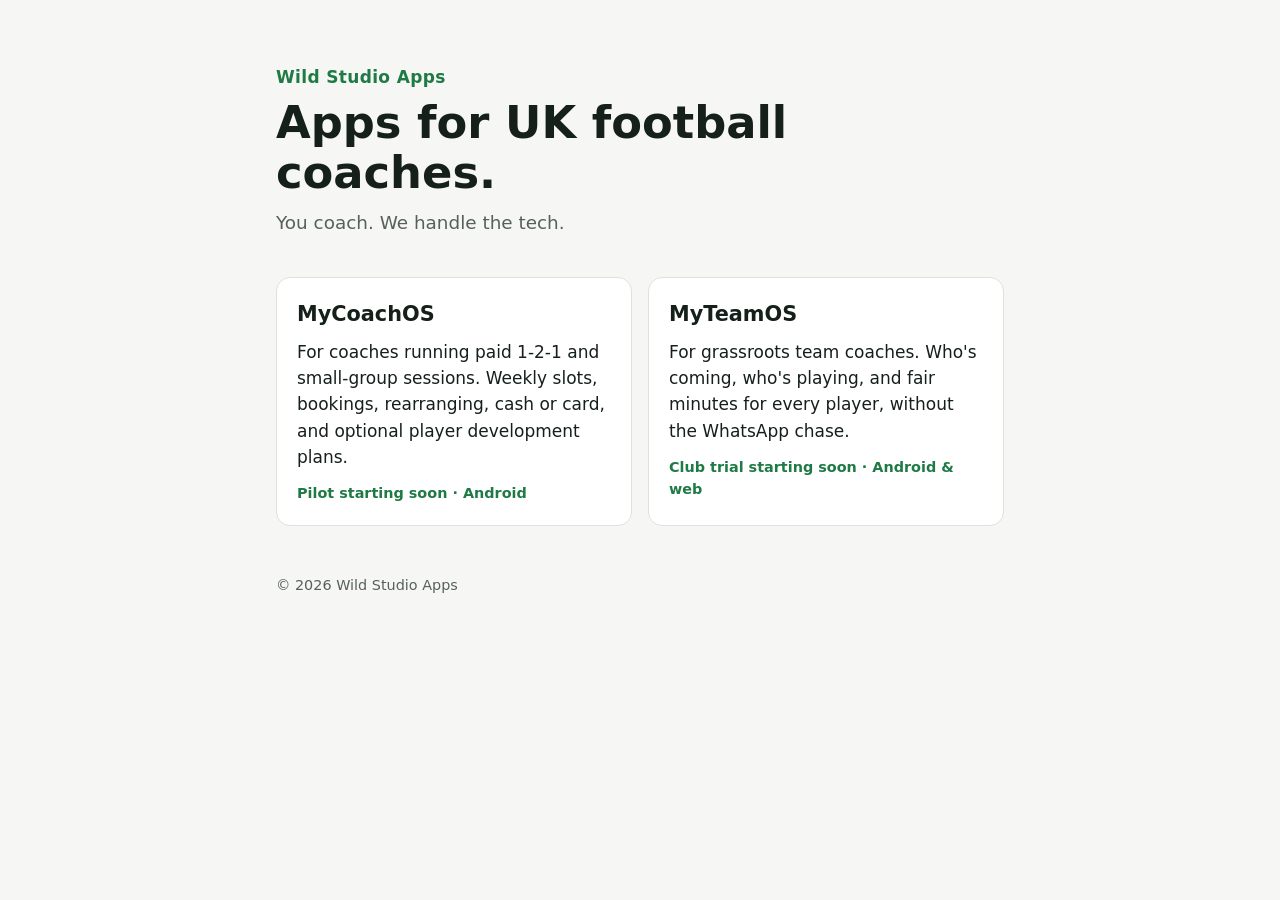
<file: index.html>
<!doctype html>
<html lang="en-GB">
<head>
  <meta charset="utf-8">
  <meta name="viewport" content="width=device-width, initial-scale=1">
  <title>Wild Studio Apps</title>
  <meta name="description" content="Wild Studio Apps builds simple apps for UK football coaches: MyCoachOS for paid 1-2-1 coaching and MyTeamOS for grassroots teams.">
  <link rel="stylesheet" href="/assets/site.css">
</head>
<body>
  <main>
    <header>
      <p class="eyebrow">Wild Studio Apps</p>
      <h1>Apps for UK football coaches.</h1>
      <p class="lede">You coach. We handle the tech.</p>
    </header>

    <section class="apps">
      <article>
        <h2>MyCoachOS</h2>
        <p>For coaches running paid 1-2-1 and small-group sessions. Weekly slots, bookings, rearranging, cash or card, and optional player development plans.</p>
        <p class="status">Pilot starting soon · Android</p>
      </article>
      <article>
        <h2>MyTeamOS</h2>
        <p>For grassroots team coaches. Who's coming, who's playing, and fair minutes for every player, without the WhatsApp chase.</p>
        <p class="status">Club trial starting soon · Android &amp; web</p>
      </article>
    </section>

    <footer>
      <p>&copy; 2026 Wild Studio Apps</p>
    </footer>
  </main>
</body>
</html>
</file>
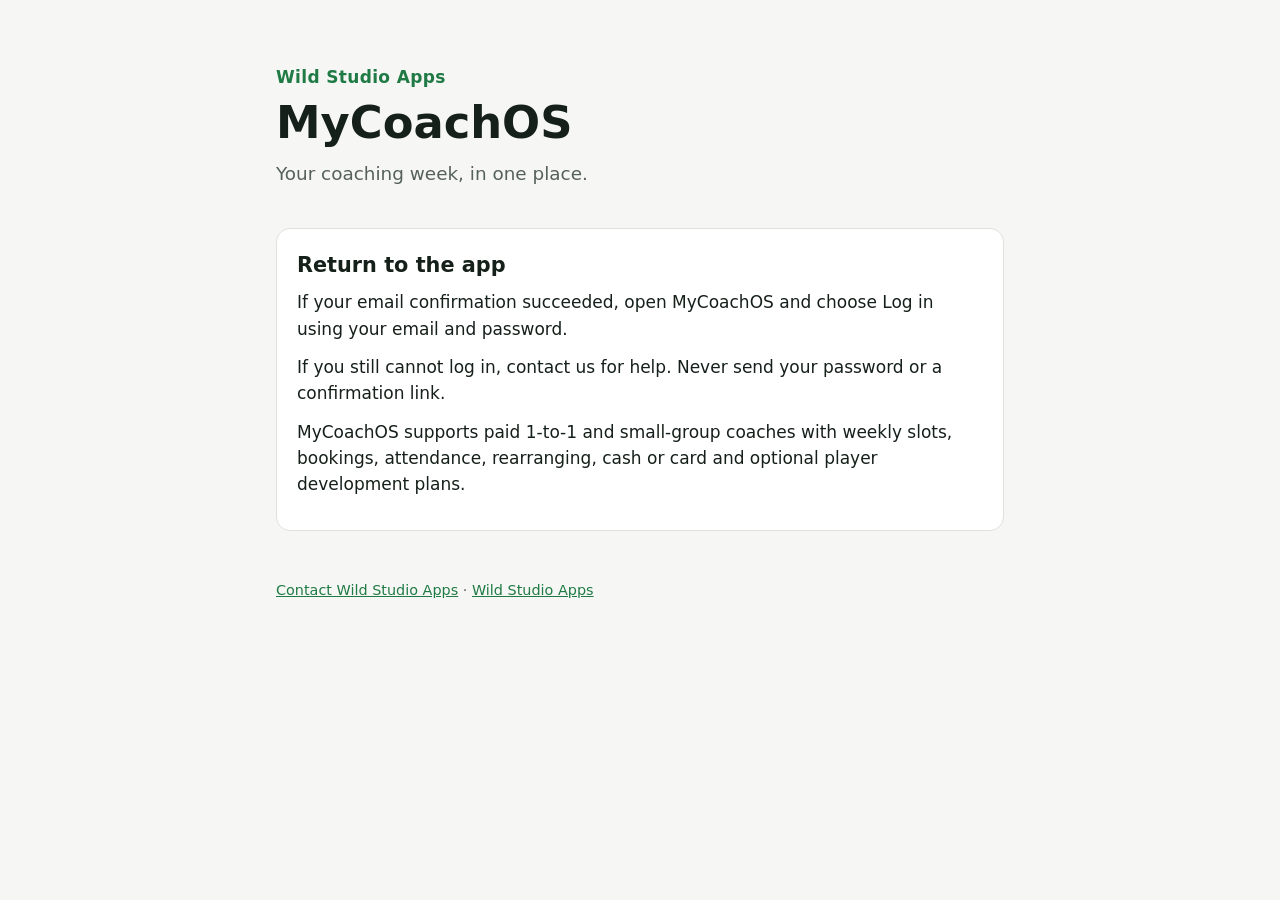
<file: mycoachos/index.html>
<!doctype html>
<html lang="en-GB">
<head><meta charset="utf-8"><meta name="viewport" content="width=device-width, initial-scale=1"><title>MyCoachOS · Wild Studio Apps</title><link rel="stylesheet" href="/assets/site.css"></head>
<body><main><p class="eyebrow">Wild Studio Apps</p><h1>MyCoachOS</h1><p class="lede">Your coaching week, in one place.</p><article><h2>Return to the app</h2><p>If your email confirmation succeeded, open MyCoachOS and choose Log in using your email and password.</p><p>If you still cannot log in, contact us for help. Never send your password or a confirmation link.</p><p>MyCoachOS supports paid 1-to-1 and small-group coaches with weekly slots, bookings, attendance, rearranging, cash or card and optional player development plans.</p></article><footer><a href="mailto:wildstudiodev@gmail.com">Contact Wild Studio Apps</a> · <a href="/">Wild Studio Apps</a></footer></main></body>
</html>
</file>
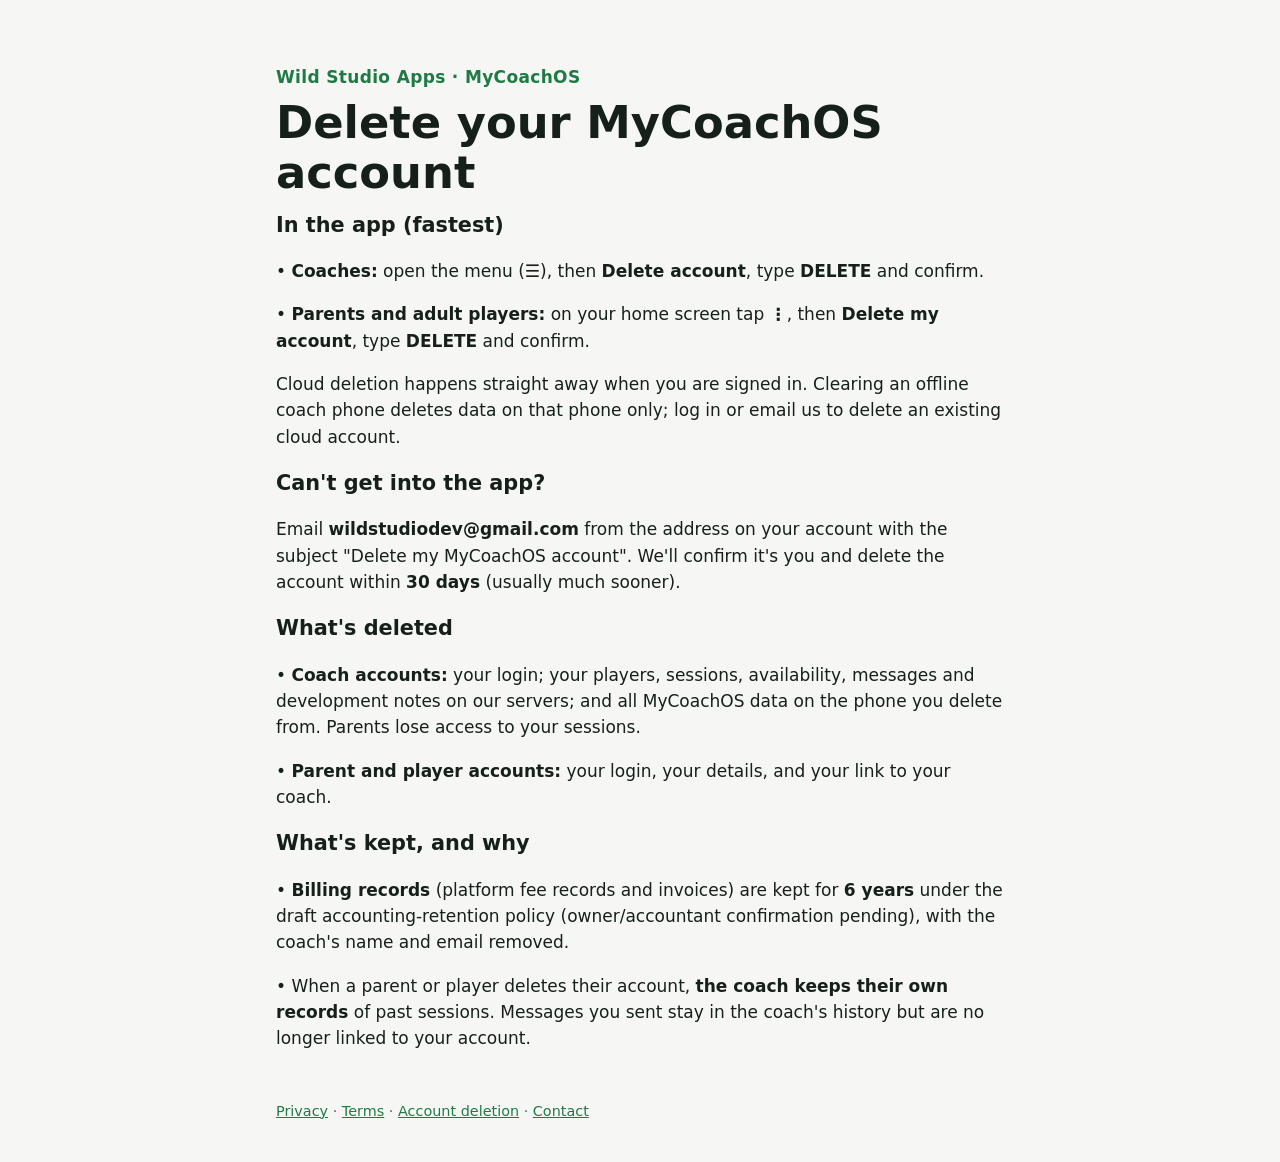
<file: mycoachos/delete-account/index.html>
<!doctype html>
<html lang="en-GB"><head><meta charset="utf-8"><meta name="viewport" content="width=device-width, initial-scale=1">
<title>MyCoachOS delete-account</title><link rel="stylesheet" href="/assets/site.css"></head>
<body><main><p class="eyebrow">Wild Studio Apps · MyCoachOS</p>

<h1>Delete your MyCoachOS account</h1>

<h2>In the app (fastest)</h2>
<p>• <strong>Coaches:</strong> open the menu (☰), then <strong>Delete account</strong>, type <strong>DELETE</strong> and confirm.</p>
<p>• <strong>Parents and adult players:</strong> on your home screen tap <strong>⋮</strong>, then <strong>Delete my account</strong>, type <strong>DELETE</strong> and confirm.</p>

<p>Cloud deletion happens straight away when you are signed in. Clearing an offline coach phone deletes data on that phone only; log in or email us to delete an existing cloud account.</p>

<h2>Can't get into the app?</h2>
<p>Email <strong>wildstudiodev@gmail.com</strong> from the address on your account with the subject &quot;Delete my MyCoachOS account&quot;. We'll confirm it's you and delete the account within <strong>30 days</strong> (usually much sooner).</p>

<h2>What's deleted</h2>
<p>• <strong>Coach accounts:</strong> your login; your players, sessions, availability, messages and development notes on our servers; and all MyCoachOS data on the phone you delete from. Parents lose access to your sessions.</p>
<p>• <strong>Parent and player accounts:</strong> your login, your details, and your link to your coach.</p>

<h2>What's kept, and why</h2>
<p>• <strong>Billing records</strong> (platform fee records and invoices) are kept for <strong>6 years</strong> under the draft accounting-retention policy (owner/accountant confirmation pending), with the coach's name and email removed.</p>
<p>• When a parent or player deletes their account, <strong>the coach keeps their own records</strong> of past sessions. Messages you sent stay in the coach's history but are no longer linked to your account.</p>
<footer><a href="/mycoachos/privacy/">Privacy</a> · <a href="/mycoachos/terms/">Terms</a> · <a href="/mycoachos/delete-account/">Account deletion</a> · <a href="mailto:wildstudiodev@gmail.com">Contact</a></footer>
</main></body></html>
</file>
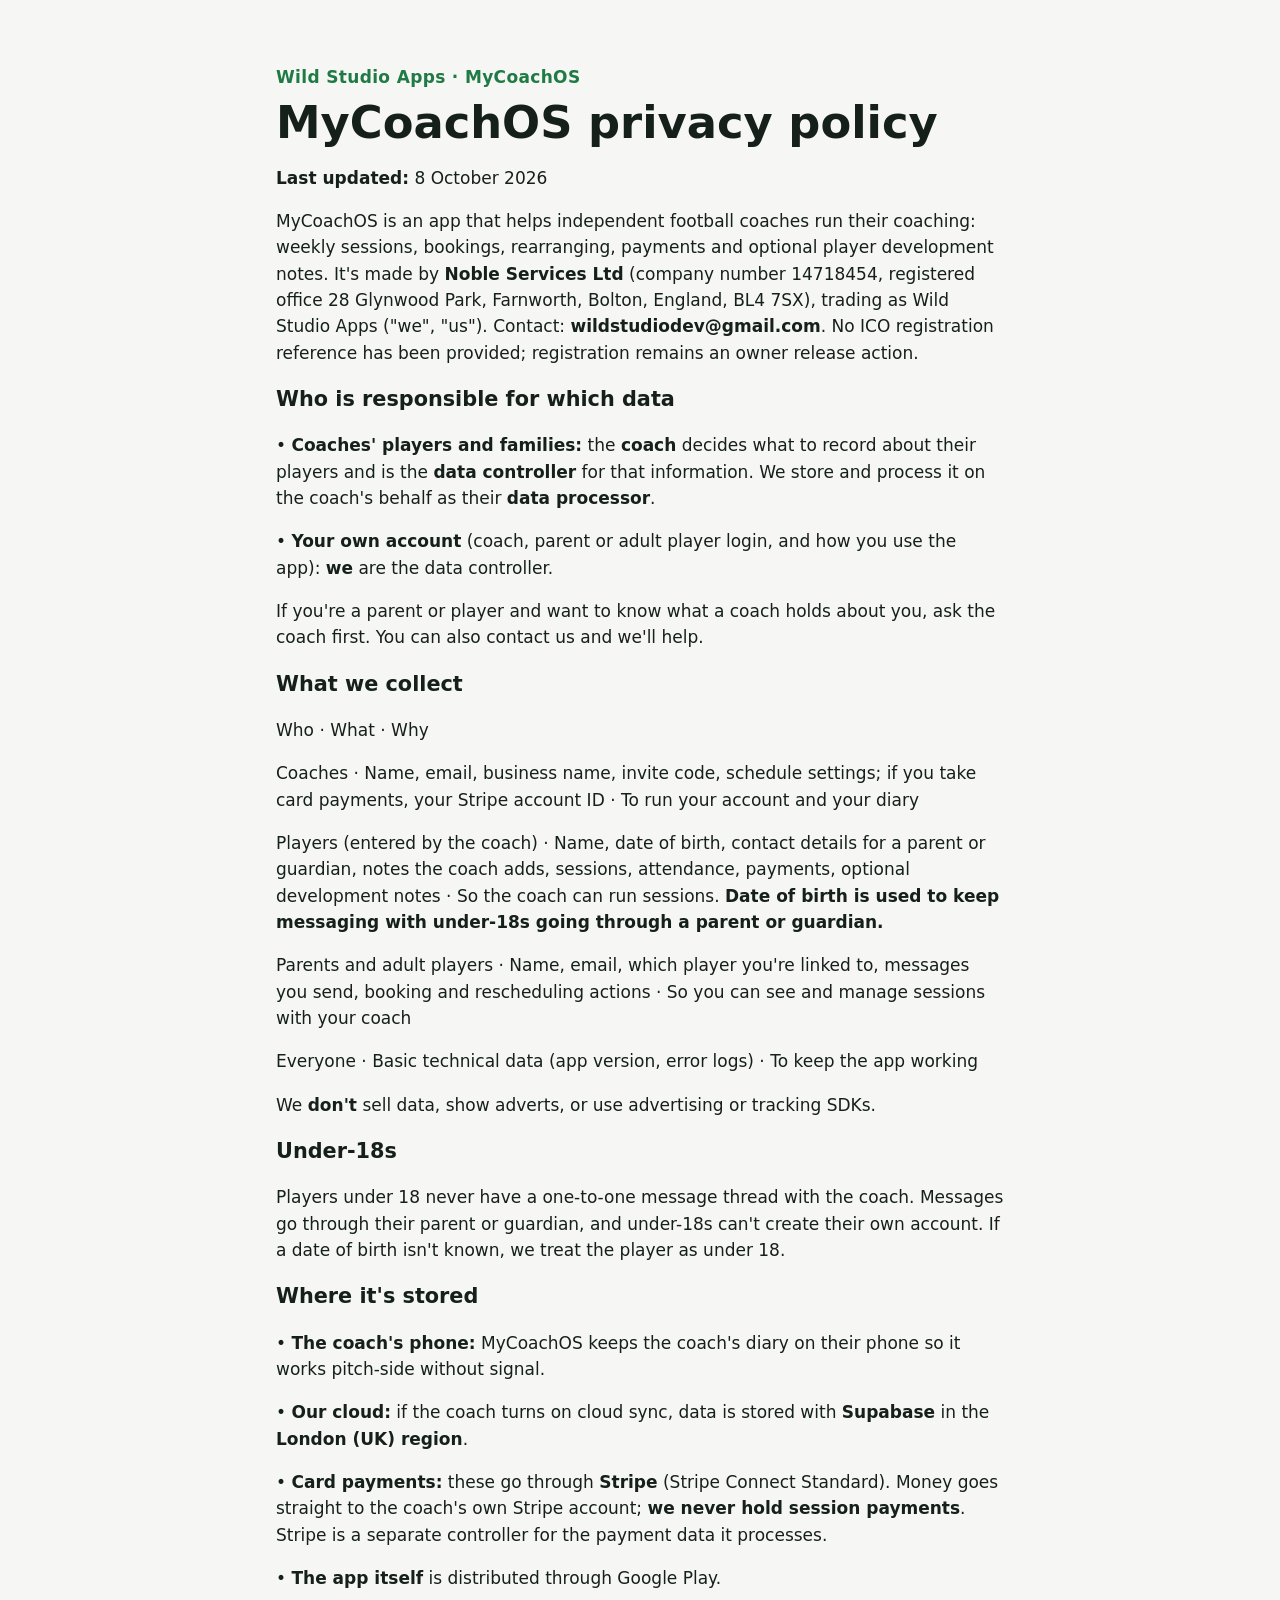
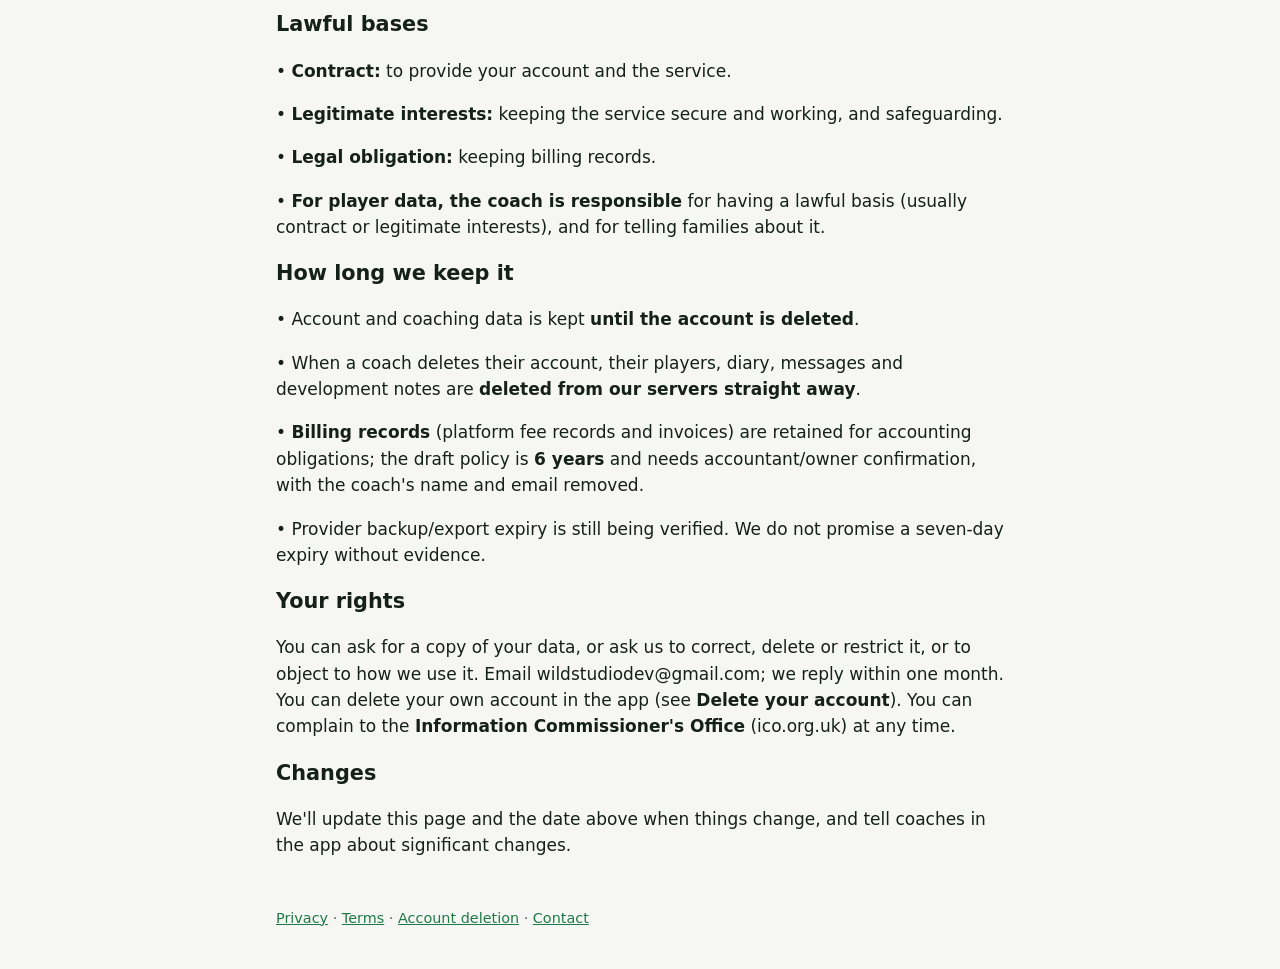
<file: mycoachos/privacy/index.html>
<!doctype html>
<html lang="en-GB"><head><meta charset="utf-8"><meta name="viewport" content="width=device-width, initial-scale=1">
<title>MyCoachOS privacy</title><link rel="stylesheet" href="/assets/site.css"></head>
<body><main><p class="eyebrow">Wild Studio Apps · MyCoachOS</p>

<h1>MyCoachOS privacy policy</h1>

<p><strong>Last updated:</strong> 8 October 2026</p>

<p>MyCoachOS is an app that helps independent football coaches run their coaching: weekly sessions, bookings, rearranging, payments and optional player development notes. It's made by <strong>Noble Services Ltd</strong> (company number 14718454, registered office 28 Glynwood Park, Farnworth, Bolton, England, BL4 7SX), trading as Wild Studio Apps (&quot;we&quot;, &quot;us&quot;). Contact: <strong>wildstudiodev@gmail.com</strong>. No ICO registration reference has been provided; registration remains an owner release action.</p>

<h2>Who is responsible for which data</h2>

<p>• <strong>Coaches' players and families:</strong> the <strong>coach</strong> decides what to record about their players and is the <strong>data controller</strong> for that information. We store and process it on the coach's behalf as their <strong>data processor</strong>.</p>
<p>• <strong>Your own account</strong> (coach, parent or adult player login, and how you use the app): <strong>we</strong> are the data controller.</p>

<p>If you're a parent or player and want to know what a coach holds about you, ask the coach first. You can also contact us and we'll help.</p>

<h2>What we collect</h2>

<p> Who  ·  What  ·  Why </p>

<p> Coaches  ·  Name, email, business name, invite code, schedule settings; if you take card payments, your Stripe account ID  ·  To run your account and your diary </p>
<p> Players (entered by the coach)  ·  Name, date of birth, contact details for a parent or guardian, notes the coach adds, sessions, attendance, payments, optional development notes  ·  So the coach can run sessions. <strong>Date of birth is used to keep messaging with under-18s going through a parent or guardian.</strong> </p>
<p> Parents and adult players  ·  Name, email, which player you're linked to, messages you send, booking and rescheduling actions  ·  So you can see and manage sessions with your coach </p>
<p> Everyone  ·  Basic technical data (app version, error logs)  ·  To keep the app working </p>

<p>We <strong>don't</strong> sell data, show adverts, or use advertising or tracking SDKs.</p>

<h2>Under-18s</h2>
<p>Players under 18 never have a one-to-one message thread with the coach. Messages go through their parent or guardian, and under-18s can't create their own account. If a date of birth isn't known, we treat the player as under 18.</p>

<h2>Where it's stored</h2>
<p>• <strong>The coach's phone:</strong> MyCoachOS keeps the coach's diary on their phone so it works pitch-side without signal.</p>
<p>• <strong>Our cloud:</strong> if the coach turns on cloud sync, data is stored with <strong>Supabase</strong> in the <strong>London (UK) region</strong>.</p>
<p>• <strong>Card payments:</strong> these go through <strong>Stripe</strong> (Stripe Connect Standard). Money goes straight to the coach's own Stripe account; <strong>we never hold session payments</strong>. Stripe is a separate controller for the payment data it processes.</p>
<p>• <strong>The app itself</strong> is distributed through Google Play.</p>

<h2>Lawful bases</h2>
<p>• <strong>Contract:</strong> to provide your account and the service.</p>
<p>• <strong>Legitimate interests:</strong> keeping the service secure and working, and safeguarding.</p>
<p>• <strong>Legal obligation:</strong> keeping billing records.</p>
<p>• <strong>For player data, the coach is responsible</strong> for having a lawful basis (usually contract or legitimate interests), and for telling families about it.</p>

<h2>How long we keep it</h2>
<p>• Account and coaching data is kept <strong>until the account is deleted</strong>.</p>
<p>• When a coach deletes their account, their players, diary, messages and development notes are <strong>deleted from our servers straight away</strong>.</p>
<p>• <strong>Billing records</strong> (platform fee records and invoices) are retained for accounting obligations; the draft policy is <strong>6 years</strong> and needs accountant/owner confirmation, with the coach's name and email removed.</p>
<p>• Provider backup/export expiry is still being verified. We do not promise a seven-day expiry without evidence.</p>

<h2>Your rights</h2>
<p>You can ask for a copy of your data, or ask us to correct, delete or restrict it, or to object to how we use it. Email wildstudiodev@gmail.com; we reply within one month. You can delete your own account in the app (see <strong>Delete your account</strong>). You can complain to the <strong>Information Commissioner's Office</strong> (ico.org.uk) at any time.</p>

<h2>Changes</h2>
<p>We'll update this page and the date above when things change, and tell coaches in the app about significant changes.</p>
<footer><a href="/mycoachos/privacy/">Privacy</a> · <a href="/mycoachos/terms/">Terms</a> · <a href="/mycoachos/delete-account/">Account deletion</a> · <a href="mailto:wildstudiodev@gmail.com">Contact</a></footer>
</main></body></html>
</file>
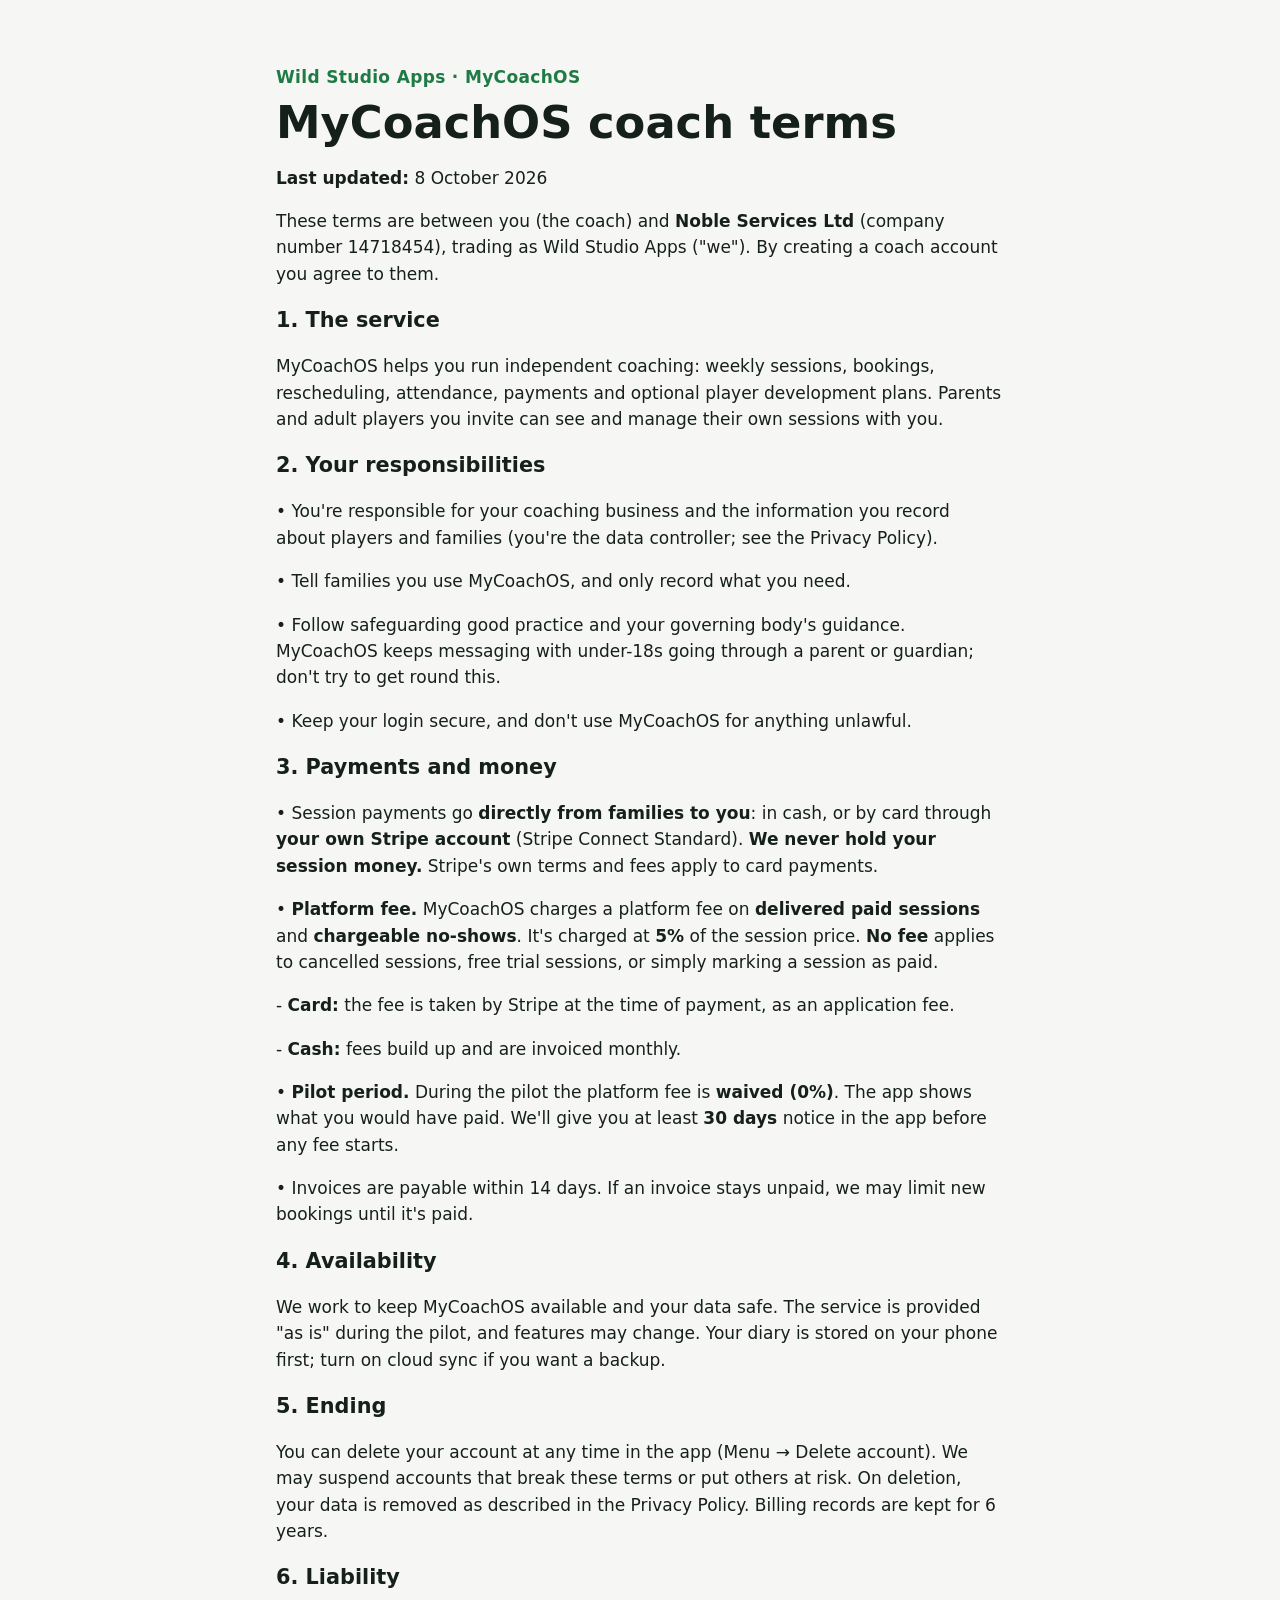
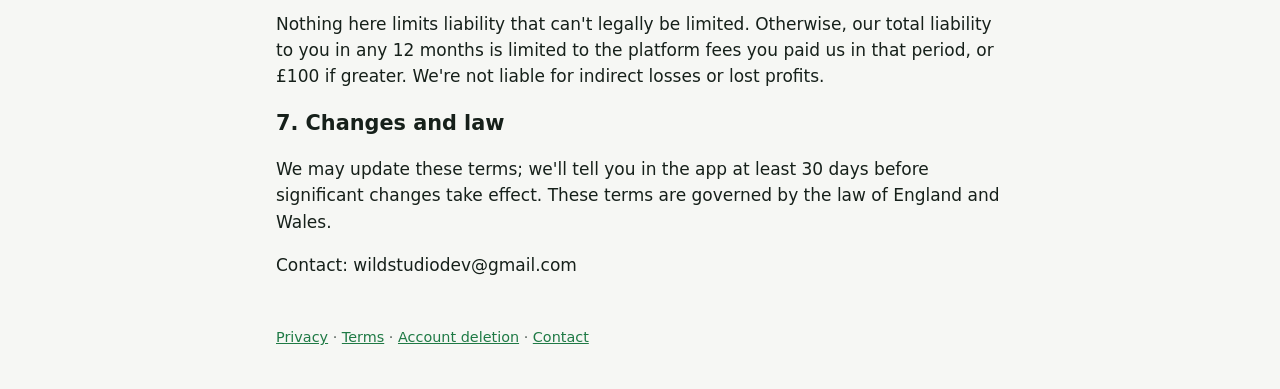
<file: mycoachos/terms/index.html>
<!doctype html>
<html lang="en-GB"><head><meta charset="utf-8"><meta name="viewport" content="width=device-width, initial-scale=1">
<title>MyCoachOS terms</title><link rel="stylesheet" href="/assets/site.css"></head>
<body><main><p class="eyebrow">Wild Studio Apps · MyCoachOS</p>

<h1>MyCoachOS coach terms</h1>

<p><strong>Last updated:</strong> 8 October 2026</p>

<p>These terms are between you (the coach) and <strong>Noble Services Ltd</strong> (company number 14718454), trading as Wild Studio Apps (&quot;we&quot;). By creating a coach account you agree to them.</p>

<h2>1. The service</h2>
<p>MyCoachOS helps you run independent coaching: weekly sessions, bookings, rescheduling, attendance, payments and optional player development plans. Parents and adult players you invite can see and manage their own sessions with you.</p>

<h2>2. Your responsibilities</h2>
<p>• You're responsible for your coaching business and the information you record about players and families (you're the data controller; see the Privacy Policy).</p>
<p>• Tell families you use MyCoachOS, and only record what you need.</p>
<p>• Follow safeguarding good practice and your governing body's guidance. MyCoachOS keeps messaging with under-18s going through a parent or guardian; don't try to get round this.</p>
<p>• Keep your login secure, and don't use MyCoachOS for anything unlawful.</p>

<h2>3. Payments and money</h2>
<p>• Session payments go <strong>directly from families to you</strong>: in cash, or by card through <strong>your own Stripe account</strong> (Stripe Connect Standard). <strong>We never hold your session money.</strong> Stripe's own terms and fees apply to card payments.</p>
<p>• <strong>Platform fee.</strong> MyCoachOS charges a platform fee on <strong>delivered paid sessions</strong> and <strong>chargeable no-shows</strong>. It's charged at <strong>5%</strong> of the session price. <strong>No fee</strong> applies to cancelled sessions, free trial sessions, or simply marking a session as paid.</p>
<p>  - <strong>Card:</strong> the fee is taken by Stripe at the time of payment, as an application fee.</p>
<p>  - <strong>Cash:</strong> fees build up and are invoiced monthly.</p>
<p>• <strong>Pilot period.</strong> During the pilot the platform fee is <strong>waived (0%)</strong>. The app shows what you would have paid. We'll give you at least <strong>30 days</strong> notice in the app before any fee starts.</p>
<p>• Invoices are payable within 14 days. If an invoice stays unpaid, we may limit new bookings until it's paid.</p>

<h2>4. Availability</h2>
<p>We work to keep MyCoachOS available and your data safe. The service is provided &quot;as is&quot; during the pilot, and features may change. Your diary is stored on your phone first; turn on cloud sync if you want a backup.</p>

<h2>5. Ending</h2>
<p>You can delete your account at any time in the app (Menu → Delete account). We may suspend accounts that break these terms or put others at risk. On deletion, your data is removed as described in the Privacy Policy. Billing records are kept for 6 years.</p>

<h2>6. Liability</h2>
<p>Nothing here limits liability that can't legally be limited. Otherwise, our total liability to you in any 12 months is limited to the platform fees you paid us in that period, or £100 if greater. We're not liable for indirect losses or lost profits.</p>

<h2>7. Changes and law</h2>
<p>We may update these terms; we'll tell you in the app at least 30 days before significant changes take effect. These terms are governed by the law of England and Wales.</p>

<p>Contact: wildstudiodev@gmail.com</p>
<footer><a href="/mycoachos/privacy/">Privacy</a> · <a href="/mycoachos/terms/">Terms</a> · <a href="/mycoachos/delete-account/">Account deletion</a> · <a href="mailto:wildstudiodev@gmail.com">Contact</a></footer>
</main></body></html>
</file>
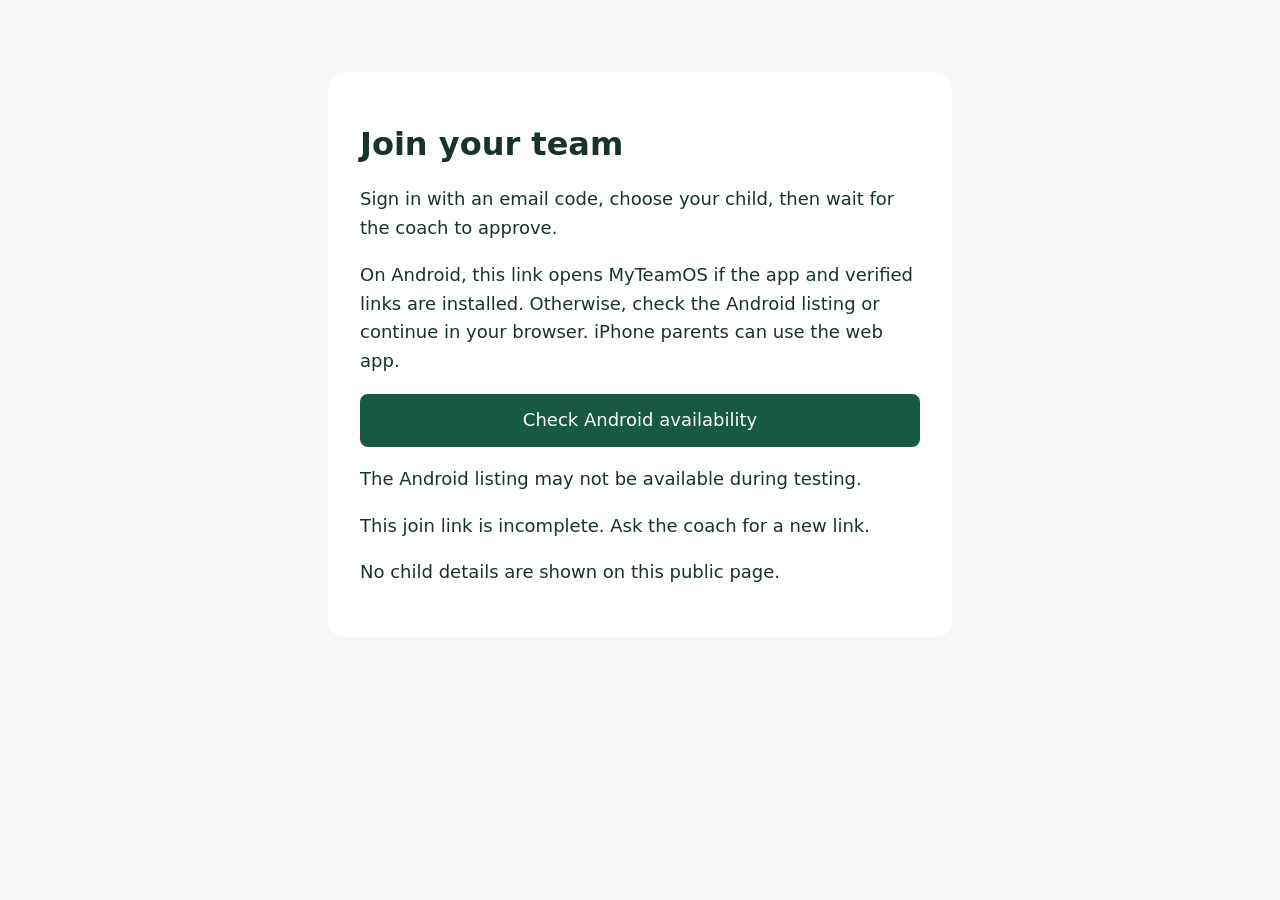
<file: myteamos/join/index.html>
<!doctype html>
<html lang="en-GB">
<meta charset="utf-8">
<meta name="viewport" content="width=device-width, initial-scale=1">
<!-- Set to the deployed Flutter web URL, e.g. https://your-approved-host/app/.
     No credentials, app source or child data belongs in this public landing page. -->
<meta name="myteamos-web-app" content="https://wildstudiodev.github.io/myteamos/app/">
<title>Join your team · MyTeamOS</title>
<style>
  body{font:18px/1.6 system-ui,sans-serif;background:#f6f8f5;color:#18332a;margin:0;padding:24px}
  main{max-width:560px;margin:48px auto;background:white;border-radius:16px;padding:32px}
  h1{font-size:2rem;line-height:1.2}a{color:#165a42}a.button{display:block;background:#165a42;color:white;border-radius:8px;padding:12px 16px;margin:16px 0;text-align:center;text-decoration:none}
  a:focus-visible{outline:3px solid #9b5b00;outline-offset:4px}[hidden]{display:none!important}
</style>
<main>
  <h1>Join your team</h1>
  <p>Sign in with an email code, choose your child, then wait for the coach to approve.</p>
  <p>On Android, this link opens MyTeamOS if the app and verified links are installed. Otherwise, check the Android listing or continue in your browser. iPhone parents can use the web app.</p>
  <a class="button" href="https://play.google.com/store/apps/details?id=com.wildstudiodev.myteamos">Check Android availability</a>
  <p>The Android listing may not be available during testing.</p>
  <a class="button" id="web" hidden>Continue on web</a>
  <p id="status" role="status">The web testing link has not been configured yet. Ask your coach for the current testing link.</p>
  <p>No child details are shown on this public page.</p>
</main>
<script src="landing.js"></script>
</html>
</file>
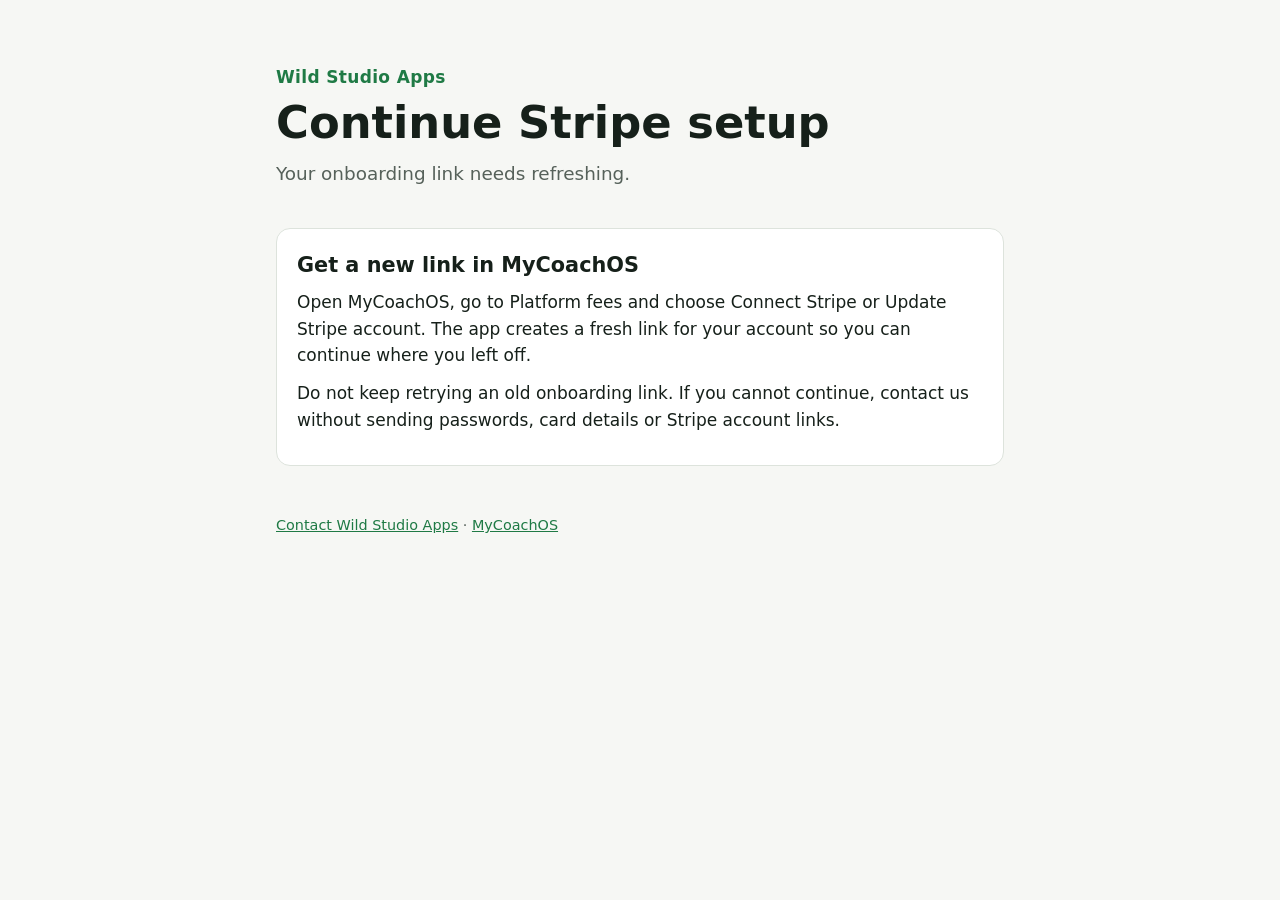
<file: mycoachos/stripe/refresh/index.html>
<!doctype html>
<html lang="en-GB">
<head><meta charset="utf-8"><meta name="viewport" content="width=device-width, initial-scale=1"><title>Continue Stripe setup · MyCoachOS</title><link rel="stylesheet" href="/assets/site.css"></head>
<body><main><p class="eyebrow">Wild Studio Apps</p><h1>Continue Stripe setup</h1><p class="lede">Your onboarding link needs refreshing.</p><article><h2>Get a new link in MyCoachOS</h2><p>Open MyCoachOS, go to Platform fees and choose Connect Stripe or Update Stripe account. The app creates a fresh link for your account so you can continue where you left off.</p><p>Do not keep retrying an old onboarding link. If you cannot continue, contact us without sending passwords, card details or Stripe account links.</p></article><footer><a href="mailto:wildstudiodev@gmail.com">Contact Wild Studio Apps</a> · <a href="/mycoachos/">MyCoachOS</a></footer></main></body>
</html>
</file>
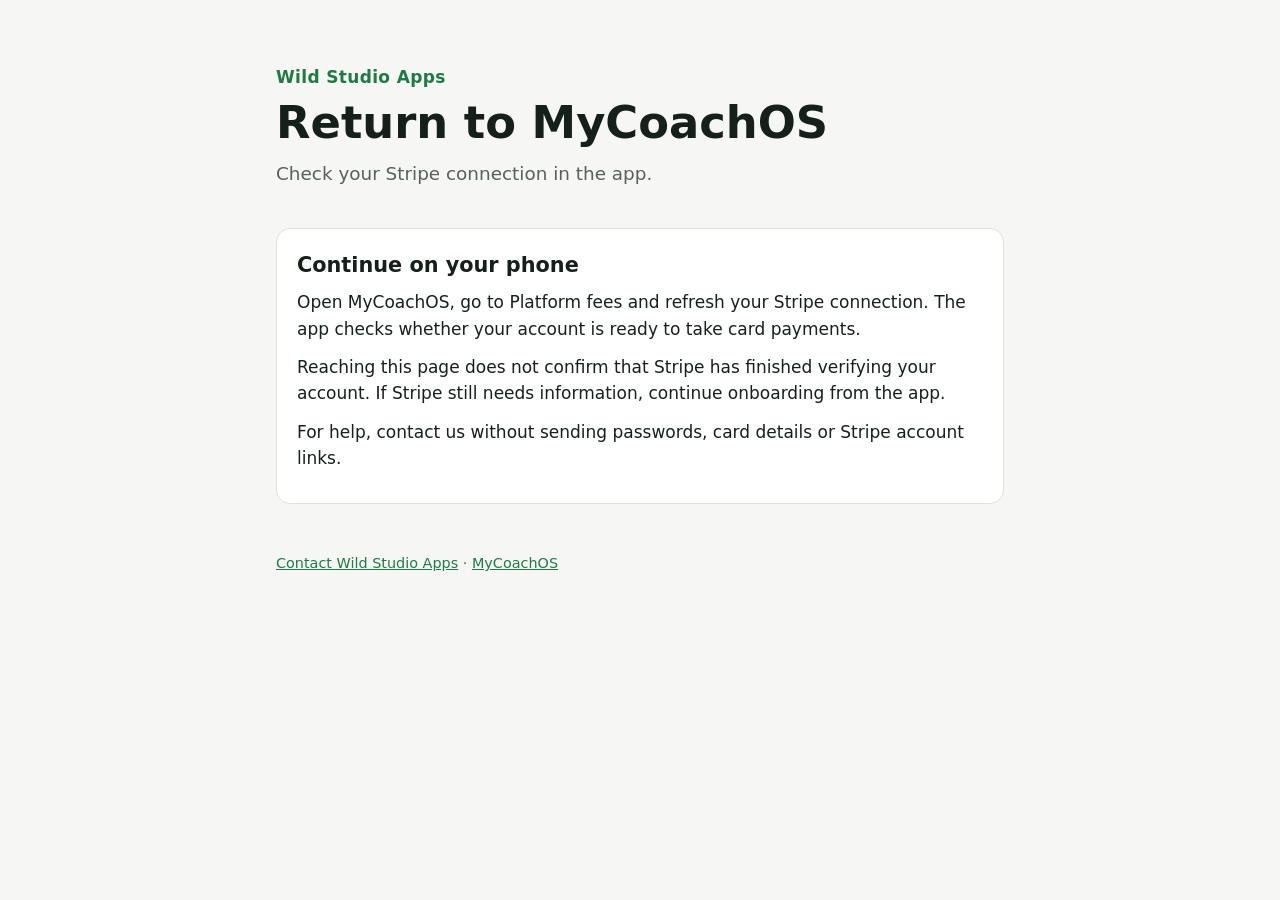
<file: mycoachos/stripe/return/index.html>
<!doctype html>
<html lang="en-GB">
<head><meta charset="utf-8"><meta name="viewport" content="width=device-width, initial-scale=1"><title>Return to MyCoachOS · Wild Studio Apps</title><link rel="stylesheet" href="/assets/site.css"></head>
<body><main><p class="eyebrow">Wild Studio Apps</p><h1>Return to MyCoachOS</h1><p class="lede">Check your Stripe connection in the app.</p><article><h2>Continue on your phone</h2><p>Open MyCoachOS, go to Platform fees and refresh your Stripe connection. The app checks whether your account is ready to take card payments.</p><p>Reaching this page does not confirm that Stripe has finished verifying your account. If Stripe still needs information, continue onboarding from the app.</p><p>For help, contact us without sending passwords, card details or Stripe account links.</p></article><footer><a href="mailto:wildstudiodev@gmail.com">Contact Wild Studio Apps</a> · <a href="/mycoachos/">MyCoachOS</a></footer></main></body>
</html>
</file>
<file: assets/site.css>
:root {
  --bg: #f6f7f4;
  --fg: #16201a;
  --muted: #56615a;
  --card: #ffffff;
  --line: #dde3dc;
  --accent: #1f7a45;
}
@media (prefers-color-scheme: dark) {
  :root {
    --bg: #0f1511;
    --fg: #e8eee9;
    --muted: #a3afa7;
    --card: #17201a;
    --line: #26322a;
    --accent: #5cc98a;
  }
}
* { box-sizing: border-box; }
body {
  margin: 0;
  background: var(--bg);
  color: var(--fg);
  font: 17px/1.55 system-ui, -apple-system, "Segoe UI", Roboto, sans-serif;
}
main { max-width: 760px; margin: 0 auto; padding: 64px 16px 40px; }
.eyebrow { color: var(--accent); font-weight: 600; letter-spacing: .02em; margin: 0 0 8px; }
h1 { font-size: clamp(2rem, 6vw, 2.8rem); line-height: 1.1; margin: 0 0 12px; }
.lede { color: var(--muted); font-size: 1.15rem; margin: 0 0 40px; }
.apps { display: grid; gap: 16px; grid-template-columns: repeat(auto-fit, minmax(260px, 1fr)); }
article { background: var(--card); border: 1px solid var(--line); border-radius: 14px; padding: 20px; }
h2 { margin: 0 0 8px; font-size: 1.3rem; }
article p { margin: 0 0 12px; }
.status { color: var(--accent); font-size: .9rem; font-weight: 600; margin: 0; }
footer { margin-top: 48px; color: var(--muted); font-size: .9rem; }
a { color: var(--accent); }
</file>
